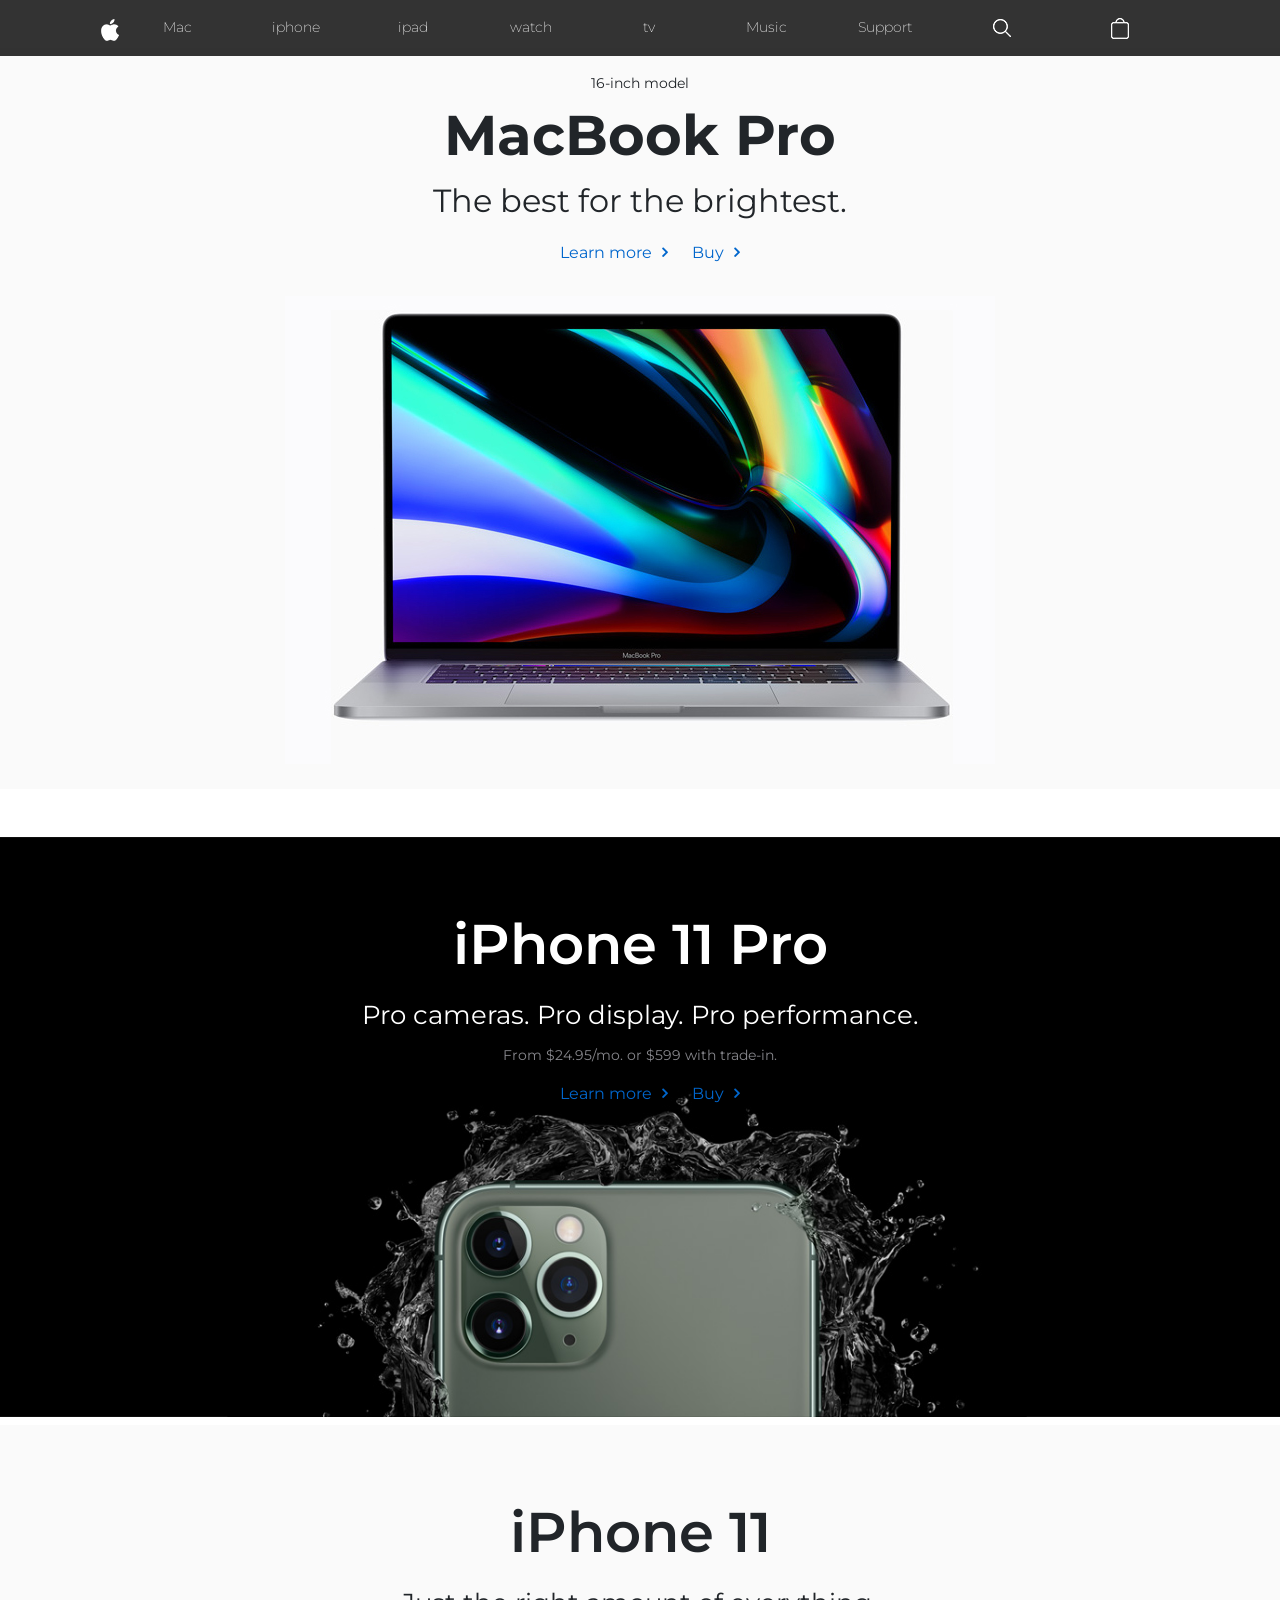
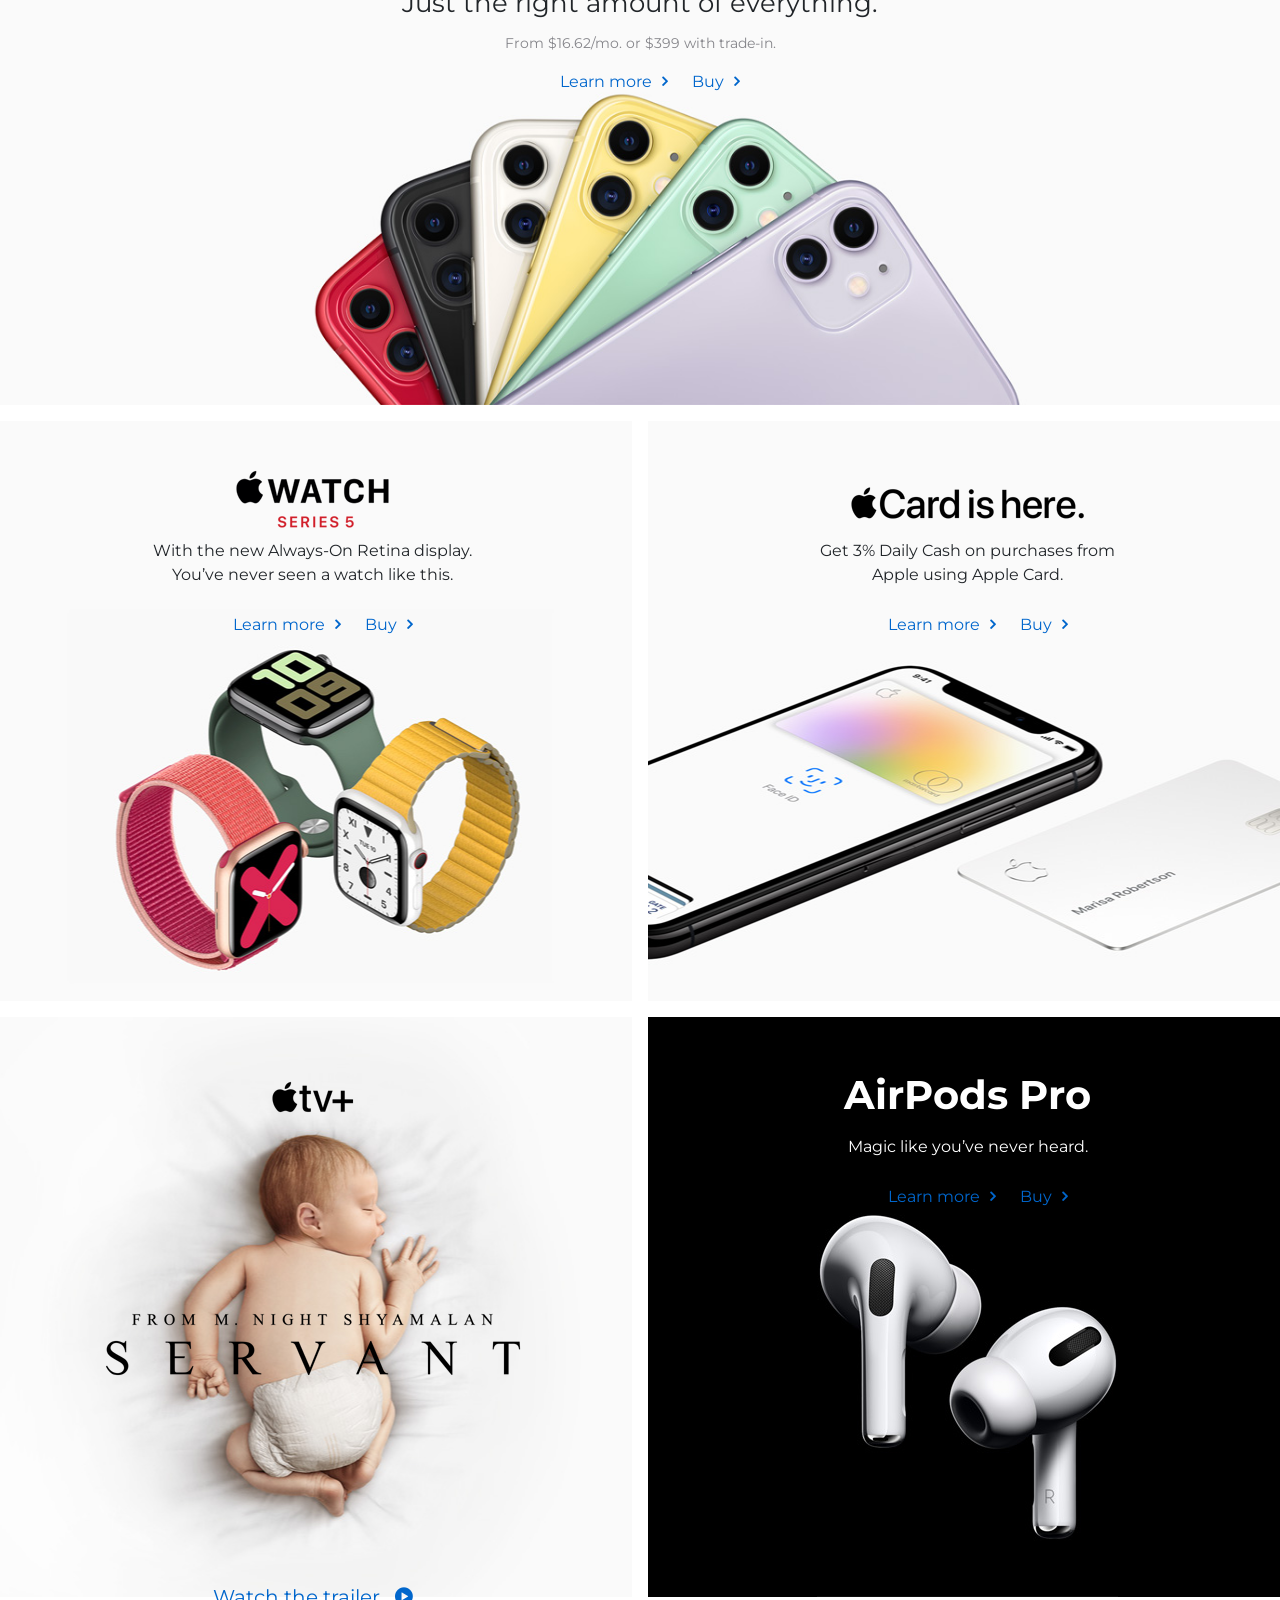
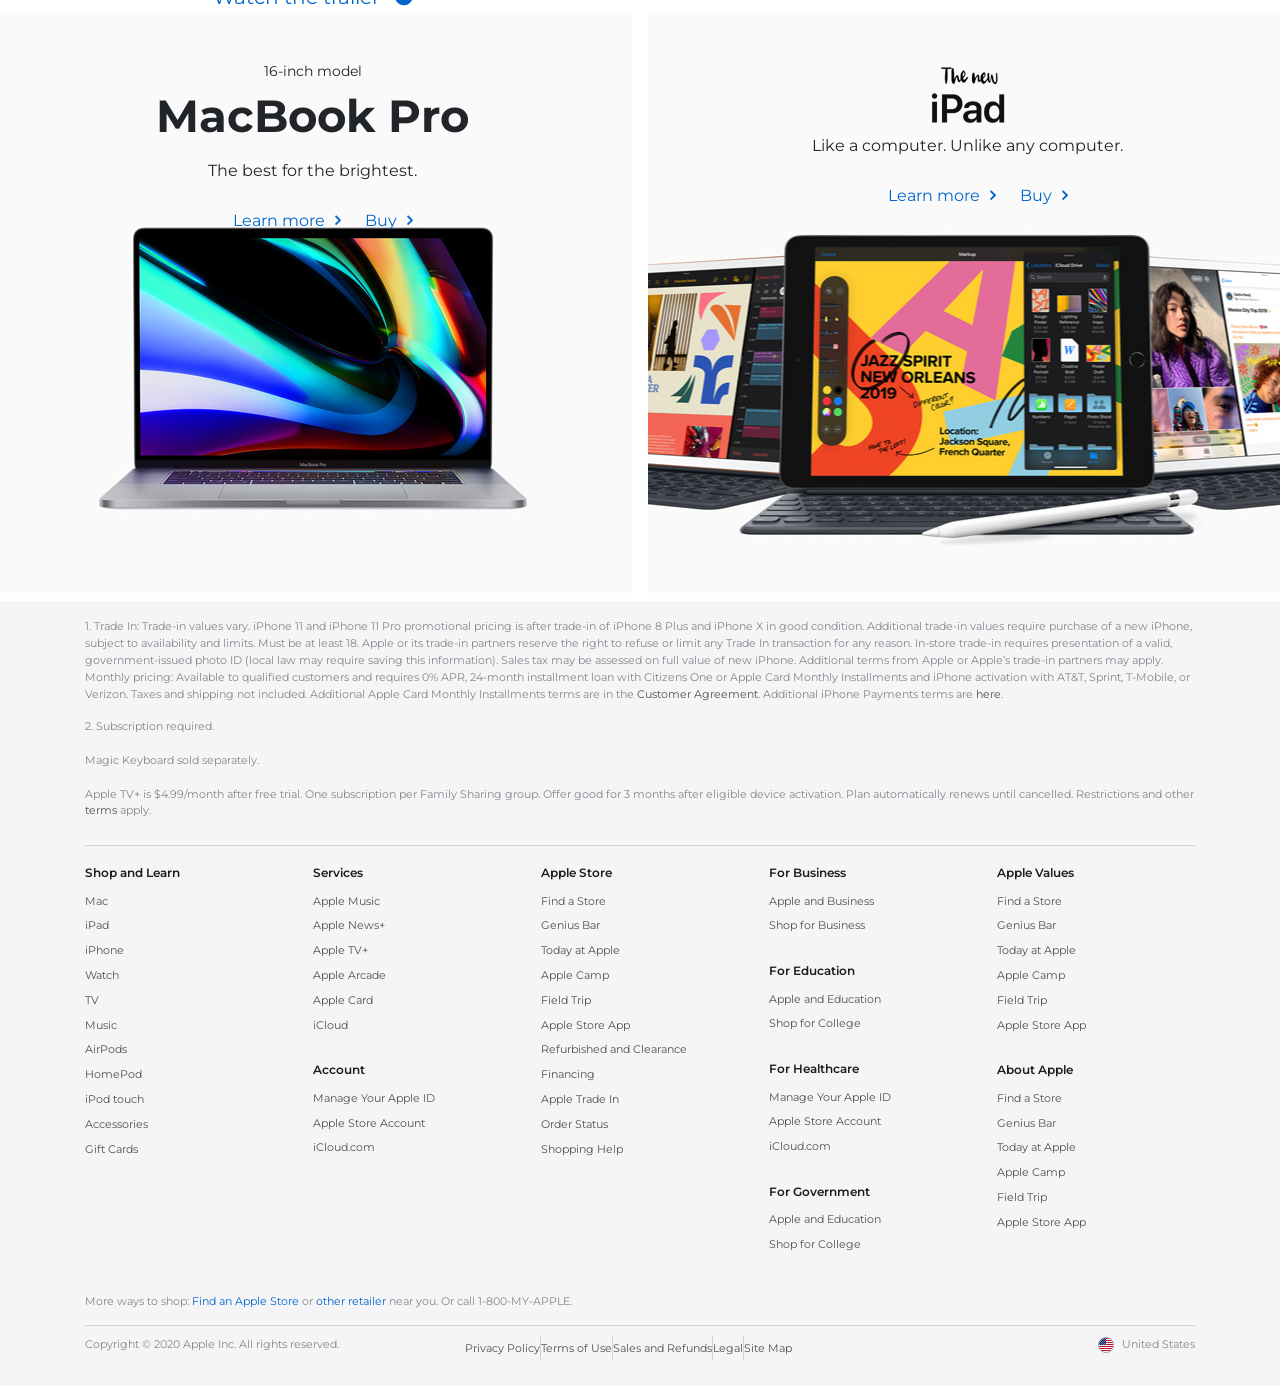
<file: index.html>
<!DOCTYPE html>
<html>
  <head>
    <title>Apple Responsive Replica</title>

    <!-- Some meta tags -->
    <meta charset="utf-8" />
    <meta
      name="viewport"
      content="width=device-width, initial-scale=1, shrink-to-fit=no"
    />
    <meta name="title" content="Apple Responsive Replica" />
    <meta
      name="description"
      content="A responsive replica of Apple's website"
    />
    <link rel='icon' href='images/icons/favicon.ico' type='image/x-icon'/ >

    <!-- Link to the Font-Awesome Font -->
    <link
      rel="stylesheet"
      href="https://maxcdn.bootstrapcdn.com/font-awesome/4.6.2/css/font-awesome.min.css"
    />
       <link rel="stylesheet" href="https://cdnjs.cloudflare.com/ajax/libs/font-awesome/4.7.0/css/font-awesome.min.css">

    <!-- Link to Montserrat font from Google Fonts-->
    <link
      href="https://fonts.googleapis.com/css?family=Montserrat:200,200i,300,300i,400,600,600i,700,700i,800,800i,900,900i&display=swap"
      rel="stylesheet"
    />

    <!-- Styles -->
    <!-- Bootstrap Styles -->
    <link rel="stylesheet" type="text/css" href="css/bootstrap.css" />
    <!-- Custom Styles -->
    <link rel="stylesheet" type="text/css" href="css/styles.css" />
  </head>
  <body>
    <!-- Header navigation -->
    <div class="nav-wrapper fixed-top">
      <div class="container">
        <nav class="navbar navbar-toggleable-sm navbar-expand-md">
          <button
            class="navbar-toggler navbar-toggler-right"
            type="button"
            data-toggle="collapse"
            data-target=".navbar-collapse"
          >
            ☰
          </button>
          <a class="navbar-brand mx-auto" href="#"
            ><img src="images/icons/logo-sm.png"
          /></a>

          <div class="navbar-collapse collapse">
            <ul class="navbar-nav nav-justified w-100 nav-fill">
              <li class="nav-item">
                <a class="nav-link js-scroll-trigger" href="/mac/">Mac</a>
              </li>
              <li class="nav-item">
                <a class="nav-link js-scroll-trigger" href="#">iphone</a>
              </li>
              <li class="nav-item">
                <a class="nav-link js-scroll-trigger" href="#">ipad</a>
              </li>
              <li class="nav-item">
                <a class="nav-link js-scroll-trigger" href="#">watch</a>
              </li>
              <li class="nav-item">
                <a class="nav-link js-scroll-trigger" href="#">tv</a>
              </li>
              <li class="nav-item">
                <a class="nav-link js-scroll-trigger" href="#">Music</a>
              </li>
              <li class="nav-item">
                <a class="nav-link js-scroll-trigger" href="#">Support</a>
              </li>
              <li class="nav-item">
                <a class="nav-link js-scroll-trigger" href="/search/"
                  ><img src="images/icons/search-icon-sm.png"
                /></a>
              </li>
              <li class="nav-item">
                <a class="nav-link js-scroll-trigger" href="/cart/"
                  ><img src="images/icons/cart-sm.png"
                /></a>
              </li>
            </ul>
          </div>
        </nav>
      </div>
    </div>
      
      <!-- first section start here -->
      
<section class="main-highlight-wrapper  my-5">
  <div class="internal-wrapper">
    <div class="model">16-inch model</div>
      <div class="product-title">MacBook Pro</div>
        <div class=" brief-description">The best for the brightest.</div>
          <div class="links-wrapper">
            <ul>
              <li><a href="">Learn more</a></li>
              <li><a href="">Buy</a></li>
            </ul>
           
          </div>
            <div class="main-image-wrapper">
              <img src="./images/home/mac-laptop.jpg" alt="">
            </div>
  </div>

</section>
<!-- second section start here -->
<section class="second-hightlight-wrapper  mb-2">
  <di class="internal-wrapper">
    <div class="title-wraper">iPhone 11 Pro</div>
    <div class="description-wrapper"> Pro cameras. Pro display. Pro performance.</div>
    <div class="price-wrapper">From $24.95/mo. or $599 with trade‑in.</div>
    <div class="links-wrapper">
      <ul>
        <li><a href="">Learn more</a></li>
        <li><a href="">Buy</a></li>
      </ul>
    </div>
</section>
<!-- third section start here -->
<section class="third-highlight-wrapper mb-2 ">
  <div class="internal-wrapper">
    <div class="title-wraper">iPhone 11</div>
    <div class="description-wrapper">
      Just the right amount of everything.</div>
    <div class="price-wrapper">
       From $16.62/mo. or $399 with trade‑in.
    </div>
    <div class="links-wrapper">
      <ul>
        <li><a href="">Learn more</a></li>
        <li><a href=""> Buy</a></li>
      </ul>
    </div>
   
  </div>
</section>
<!-- fourth section start here -->
<section class="fourth-highlight-wrapper  row">
<div class="left-side-wrapper text-center  col-md mx-2  py-5 my-2 ">
<div class="top top-logo-wrapper ">
<div><img src="./images/icons/watch-series5-logo.png" alt=""></div>
</div>
<div class="description-wraper">
   With the new Always-On Retina display.<br />
    You’ve never seen a watch like this.
</div>
<div class="links-wrapper">
   <ul>
  <li><a href="">Learn more</a></li>
  <li><a href="">Buy</a></li>
</ul>
</div>
</div>
<div class="right-side-wrapper text-center  col-md mx-2  py-5 my-2">
  <div class="top-logo-wrapper ">
<div class="logo-wrapper col-sm-12">
  <img src="./images/icons/apple-card-logo.png" alt="">
</div>
 </div>
<div class="description-wraper"> 
  Get 3% Daily Cash on purchases from <br>
  Apple using Apple Card.

</div>
<div class="links-wrapper">
  <ul>
    <li><a href="">Learn more</a></li>
    <li><a href="">Buy</a></li>
  </ul>
</div>
</div>
</section>
<!-- fifth section start here -->
<section class="fifth-heghlight-wrapper row">
<div class="left-side-wrapper text-center  col-md mx-2  py-5  my-2">
<div class="top-logo-wrapper">
  <div class="logo-wrapper">
     <img src="./images/icons/apple-tv-logo.png" alt="">
  </div>
</div>
<div class="tvshow-logo-wraper">
  <img src="./images/icons/servant-logo.png" alt="">
</div>
<div class="watch-more-wrapper mb-5">
  <a href="">Watch the trailer</a>
</div>
</div>

<div class="right-side-wrapper text-center  col-md mx-2   py-5 my-2">
<div class="top-logo-wrapper">
  <div class="logo-wrapper">AirPods Pro</div>
</div>
<div class="description-wraper">Magic like you’ve never heard.</div>
<div class="links-wrapper">
  <ul>
    <li><a href="">Learn more</a></li>
    <li><a href="">Buy</a></li>
  </ul>
</div>
</div>

</section>
<!-- sixth section start here -->
<section class="sixth-heghlight-wrapper row">
        <div class="left-side-wrapper text-center  col-md mx-2  py-5 my-2">
          <div class="model">16-inch model</div>

          <div class="product-title-small">MacBook Pro</div>

          <div class="description-wraper">The best for the brightest.</div>

          <div class="links-wrapper">
            <ul>
              <li><a href="">Learn more</a></li>
              <li><a href="">Buy</a></li>
            </ul>
          </div>
        </div>
        <div class="right-side-wrapper text-center col-md mx-2   py-5 my-2">
          <div class="top-logo-wrapper">
            <div class="logo-wrapper">
              <img src="images/icons/new-ipad-logo.png" />
            </div>
          </div>

          <div class="description-wraper">
            Like a computer. Unlike any computer.
          </div>

          <div class="links-wrapper">
            <ul>
              <li><a href="">Learn more</a></li>
              <li><a href="">Buy</a></li>
            </ul>
          </div>
        </div>
</section>

    
    
    
    
    
    
    <!-- Your code goes in here -->
    <!--  -->
    <!-- <div class="top-100">
      <div class="container">
        <p>This is where you implement your code</p>
      </div>
    </div> -->

    <!-- Footer section stats here -->
    <footer class="footer-wrapper">
      <div class="container">
        <div class="upper-text-container">
          <p>
            1. Trade In: Trade‑in values vary. iPhone 11 and iPhone 11 Pro
            promotional pricing is after trade‑in of iPhone 8 Plus and iPhone X
            in good condition. Additional trade‑in values require purchase of a
            new iPhone, subject to availability and limits. Must be at least 18.
            Apple or its trade-in partners reserve the right to refuse or limit
            any Trade In transaction for any reason. In‑store trade‑in requires
            presentation of a valid, government-issued photo ID (local law may
            require saving this information). Sales tax may be assessed on full
            value of new iPhone. Additional terms from Apple or Apple’s trade-in
            partners may apply. Monthly pricing: Available to qualified
            customers and requires 0% APR, 24-month installment loan with
            Citizens One or Apple Card Monthly Installments and iPhone
            activation with AT&T, Sprint, T-Mobile, or Verizon. Taxes and
            shipping not included. Additional Apple Card Monthly Installments
            terms are in the
            <a
              href="https://www.goldmansachs.com/terms-and-conditions/Apple-Card-Customer-Agreement.pdf"
              target="_blank"
            >
              Customer Agreement</a
            >. Additional iPhone Payments terms are
            <a
              href="https://www.apple.com/legal/sales-support/iphoneinstallments_us/"
            >
              here</a
            >.
          </p>
          <p>
            2. Subscription required.<br /><br />
            Magic Keyboard sold separately.<br /><br />
            Apple TV+ is $4.99/month after free trial. One subscription per
            Family Sharing group. Offer good for 3 months after eligible device
            activation. Plan automatically renews until cancelled. Restrictions
            and other <a href="https://www.apple.com/promo/">terms </a> apply.
          </p>
        </div>
        <div class="footer-links-wrapper row">
          <div class="links-wrapper-1 col-sm-12 col-md">
            <h3>Shop and Learn</h3>
            <ul>
              <li><a href="#">Mac</a></li>
              <li><a href="#">iPad</a></li>
              <li><a href="#">iPhone</a></li>
              <li><a href="#">Watch</a></li>
              <li><a href="#">TV</a></li>
              <li><a href="#">Music</a></li>
              <li><a href="#">AirPods</a></li>
              <li><a href="#">HomePod</a></li>
              <li><a href="#">iPod touch</a></li>
              <li><a href="#">Accessories</a></li>
              <li><a href="#">Gift Cards</a></li>
            </ul>
          </div>
          <div class="links-wrapper-2 col-sm-12 col-md">
            <h3>Services</h3>
            <ul>
              <li><a href="#">Apple Music</a></li>
              <li><a href="#">Apple News+</a></li>
              <li><a href="#">Apple TV+</a></li>
              <li><a href="#">Apple Arcade</a></li>
              <li><a href="#">Apple Card</a></li>
              <li><a href="#">iCloud</a></li>
            </ul>
            <h3>Account</h3>
            <ul>
              <li><a href="#">Manage Your Apple ID</a></li>
              <li><a href="#">Apple Store Account</a></li>
              <li><a href="#">iCloud.com</a></li>
            </ul>
          </div>
          <div class="links-wrapper-3 col-sm-12 col-md">
            <h3>Apple Store</h3>
            <ul>
              <li><a href="#">Find a Store</a></li>
              <li><a href="#">Genius Bar</a></li>
              <li><a href="#">Today at Apple</a></li>
              <li><a href="#">Apple Camp</a></li>
              <li><a href="#">Field Trip</a></li>
              <li><a href="#">Apple Store App</a></li>
              <li><a href="#">Refurbished and Clearance</a></li>
              <li><a href="#">Financing</a></li>
              <li><a href="#">Apple Trade In</a></li>
              <li><a href="#">Order Status</a></li>
              <li><a href="#">Shopping Help</a></li>
            </ul>
          </div>
          <div class="links-wrapper-4 col-sm-12 col-md">
            <h3>For Business</h3>
            <ul>
              <li><a href="#">Apple and Business</a></li>
              <li><a href="#">Shop for Business</a></li>
            </ul>
            <h3>For Education</h3>
            <ul>
              <li><a href="#">Apple and Education</a></li>
              <li><a href="#">Shop for College</a></li>
            </ul>
            <h3>For Healthcare</h3>
            <ul>
              <li><a href="#">Manage Your Apple ID</a></li>
              <li><a href="#">Apple Store Account</a></li>
              <li><a href="#">iCloud.com</a></li>
            </ul>
            <h3>For Government</h3>
            <ul>
              <li><a href="#">Apple and Education</a></li>
              <li><a href="#">Shop for College</a></li>
            </ul>
          </div>
          <div class="links-wrapper-5 col-sm-12 col-md">
            <h3>Apple Values</h3>
            <ul>
              <li><a href="#">Find a Store</a></li>
              <li><a href="#">Genius Bar</a></li>
              <li><a href="#">Today at Apple</a></li>
              <li><a href="#">Apple Camp</a></li>
              <li><a href="#">Field Trip</a></li>
              <li><a href="#">Apple Store App</a></li>
            </ul>
            <h3>About Apple</h3>
            <ul>
              <li><a href="#">Find a Store</a></li>
              <li><a href="#">Genius Bar</a></li>
              <li><a href="#">Today at Apple</a></li>
              <li><a href="#">Apple Camp</a></li>
              <li><a href="#">Field Trip</a></li>
              <li><a href="#">Apple Store App</a></li>
            </ul>
          </div>
        </div>
        <div class="my-apple-wrapper">
          More ways to shop: <a href="#">Find an Apple Store</a> or
          <a href="#">other retailer</a> near you. Or call 1-800-MY-APPLE.
        </div>
        <div class="copyright-wrapper row">
          <div
            class="
              copyright
              col-sm-12
              order-2
              col-md-8
              order-md-1
              col-lg-4
              order-lg-1
            "
          >
            Copyright &copy; 2020 Apple Inc. All rights reserved.
          </div>
          <div class="footer-links-terms col-sm-12 order-3 col-lg-6 order-lg-2">
            <ul>
              <li><a href="#">Privacy Policy</a></li>
              <li><a href="#">Terms of Use</a></li>
              <li><a href="#">Sales and Refunds</a></li>
              <li><a href="#">Legal</a></li>
              <li><a href="#">Site Map</a></li>
            </ul>
          </div>
          <div
            class="
              footer-country
              col-sm-12
              order-1
              col-md-4
              order-md-2
              text-md-right
              col-lg-2
              order-lg-3
            "
          >
            <div class="flag-wrapper"><img src="images/icons/16.png" /></div>
            <div class="footer-country-name">United States</div>
          </div>
        </div>
      </div>
    </footer>
    <!-- Footer section ends here -->

    <!-- Javascript -->

    <!-- jQuery -->
    <script src="https://ajax.googleapis.com/ajax/libs/jquery/3.4.1/jquery.min.js"></script>

    <!-- Bootsrap JS -->
    <script src="js/bootstrap.js"></script>
  </body>
</html>
</file>
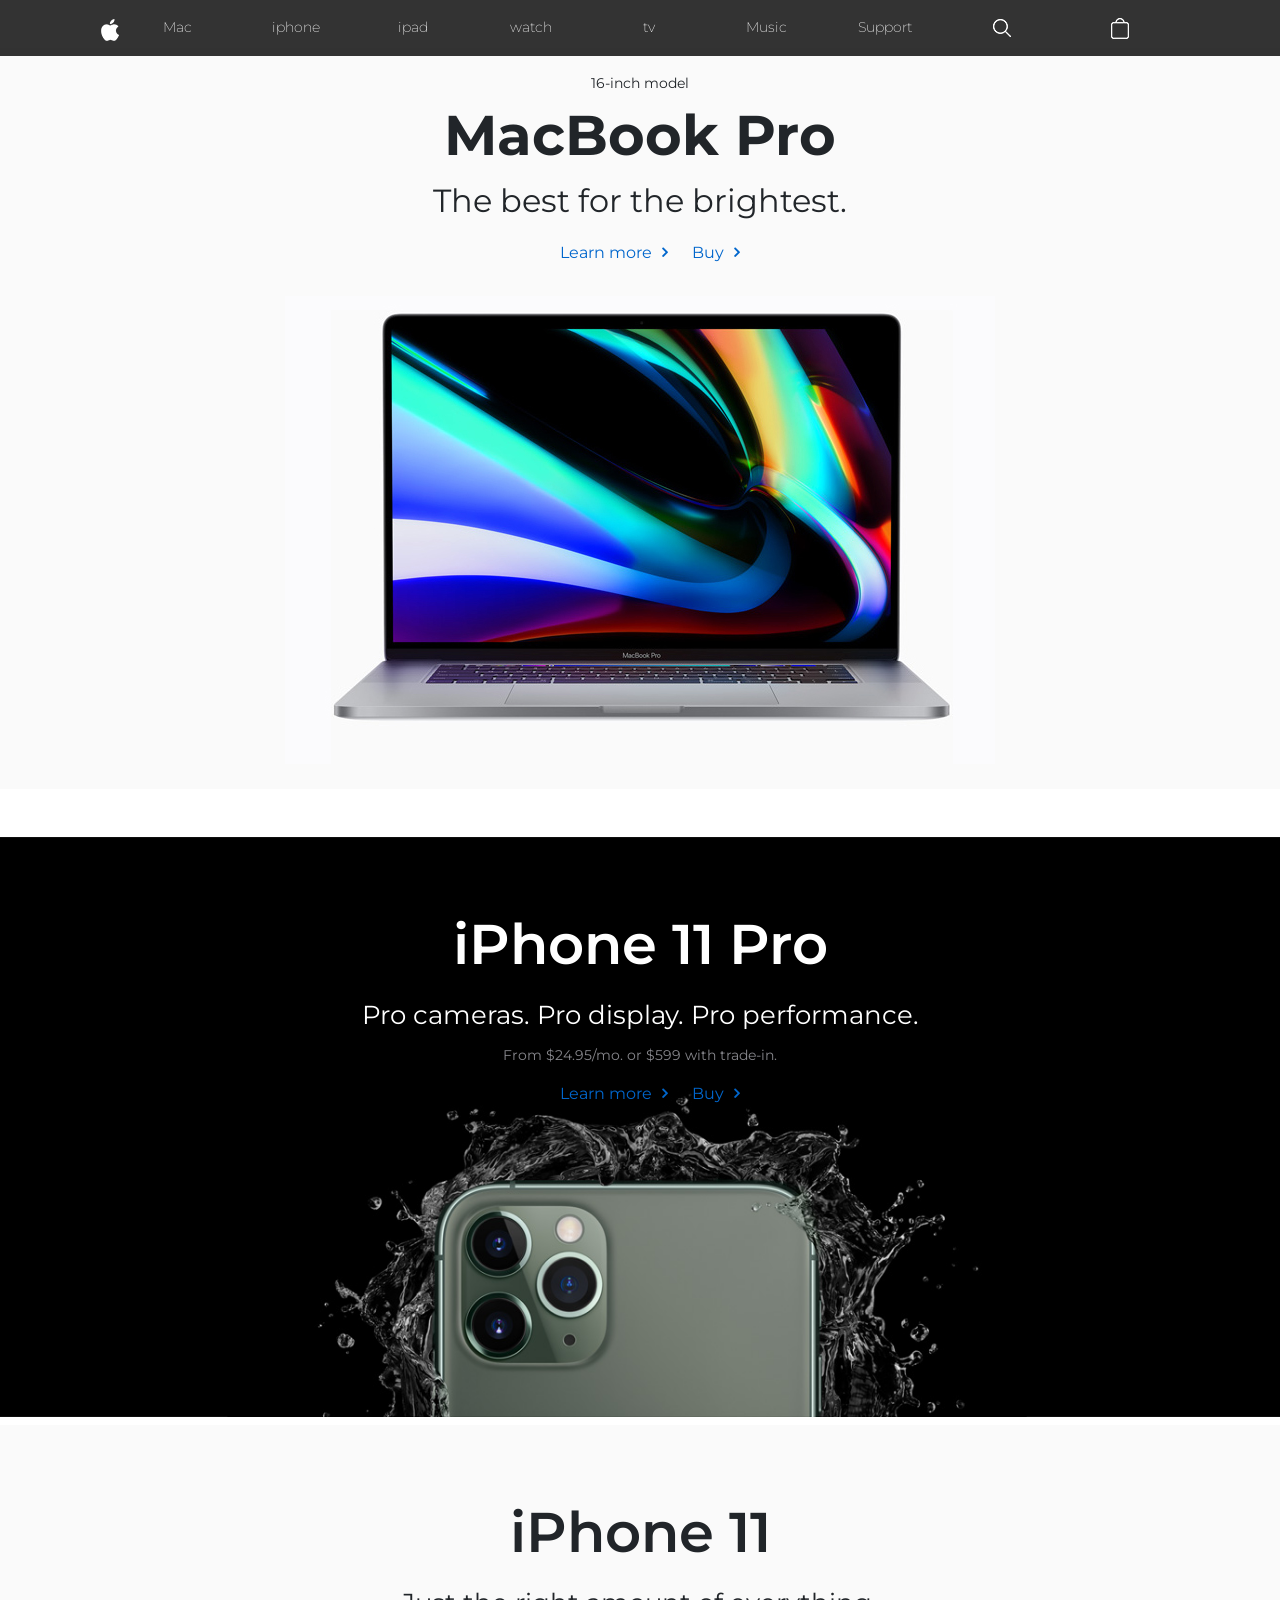
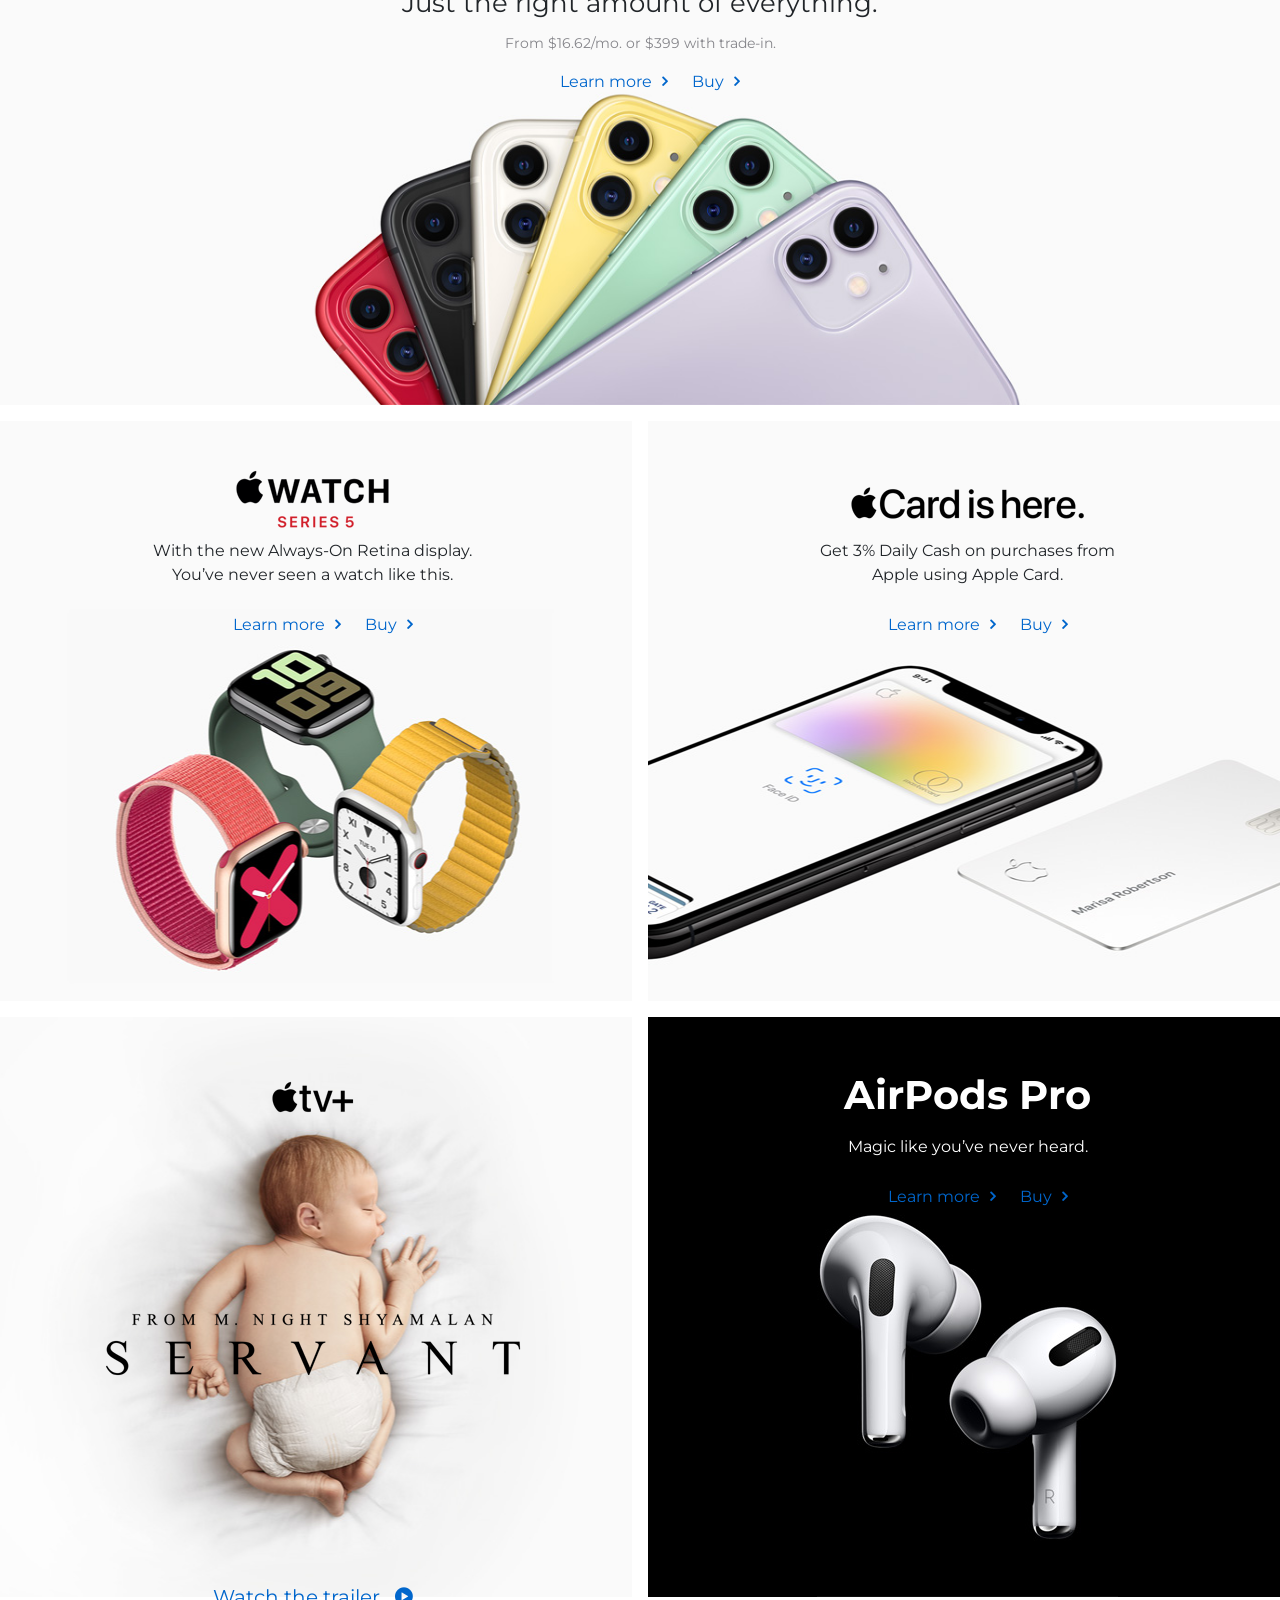
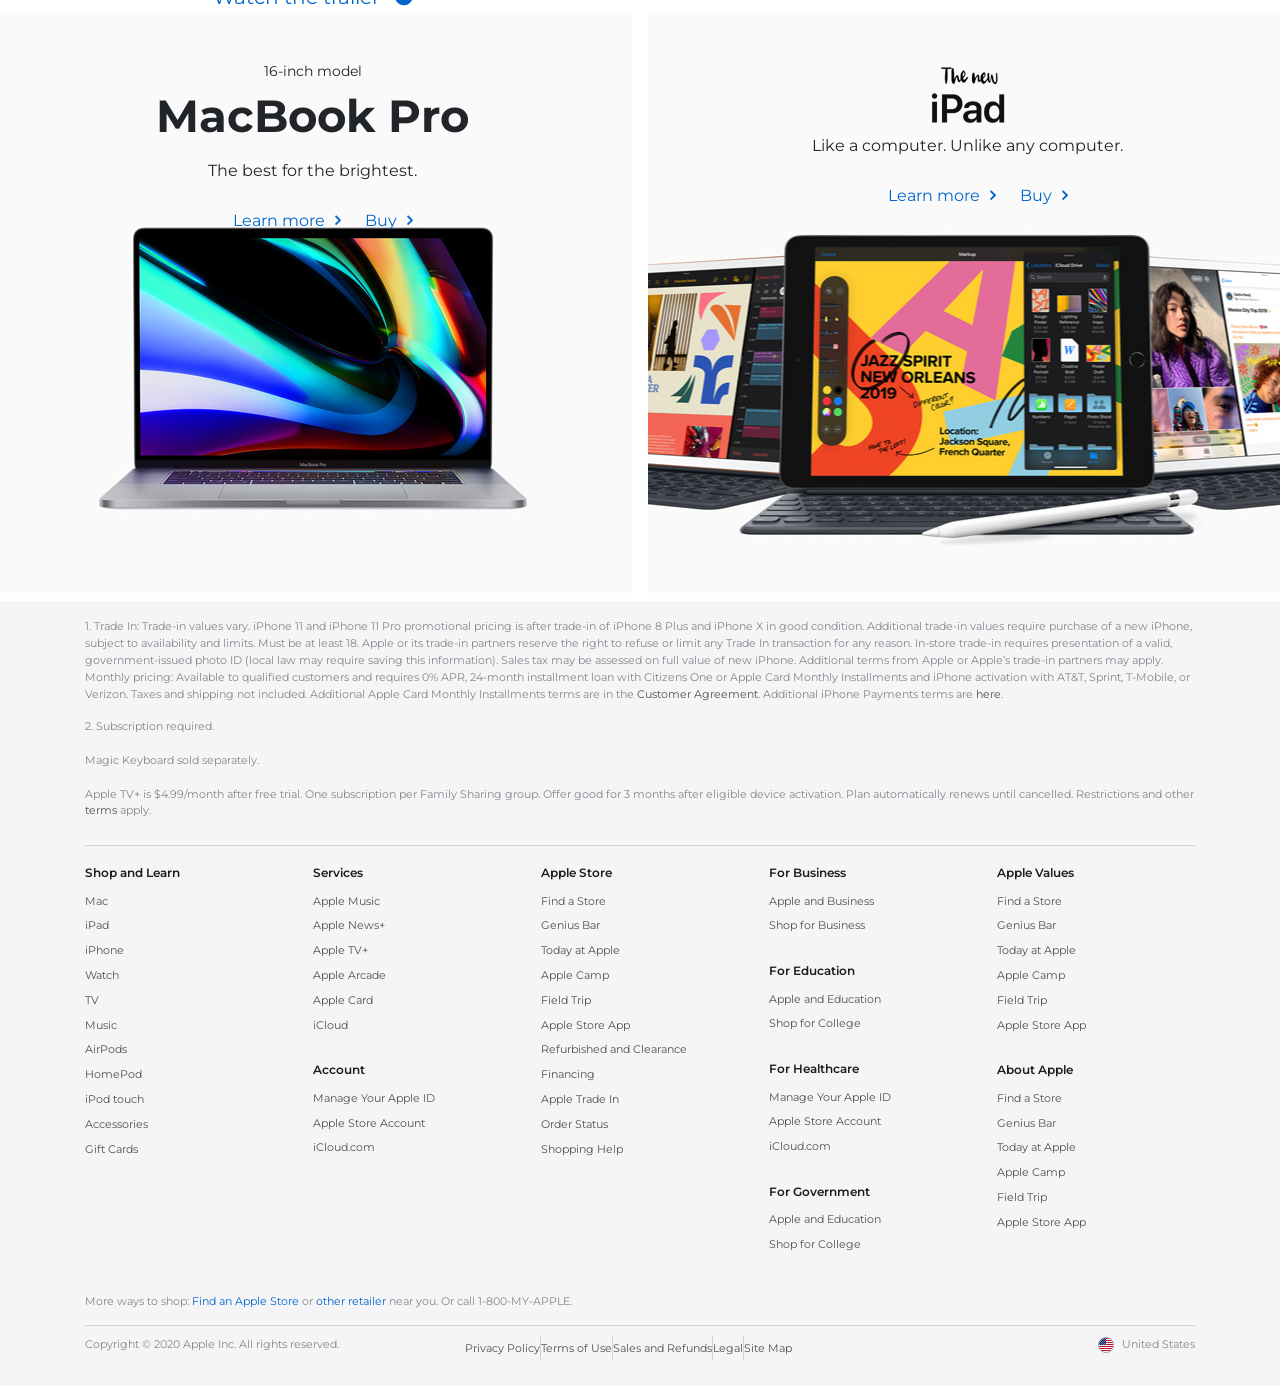
<file: apple bootstrap/index.html>
<!DOCTYPE html>
<html>
  <head>
    <title>Apple Responsive Replica</title>

    <!-- Some meta tags -->
    <meta charset="utf-8" />
    <meta
      name="viewport"
      content="width=device-width, initial-scale=1, shrink-to-fit=no"
    />
    <meta name="title" content="Apple Responsive Replica" />
    <meta
      name="description"
      content="A responsive replica of Apple's website"
    />
    <link rel='icon' href='images/icons/favicon.ico' type='image/x-icon'/ >

    <!-- Link to the Font-Awesome Font -->
    <link
      rel="stylesheet"
      href="https://maxcdn.bootstrapcdn.com/font-awesome/4.6.2/css/font-awesome.min.css"
    />
       <link rel="stylesheet" href="https://cdnjs.cloudflare.com/ajax/libs/font-awesome/4.7.0/css/font-awesome.min.css">

    <!-- Link to Montserrat font from Google Fonts-->
    <link
      href="https://fonts.googleapis.com/css?family=Montserrat:200,200i,300,300i,400,600,600i,700,700i,800,800i,900,900i&display=swap"
      rel="stylesheet"
    />

    <!-- Styles -->
    <!-- Bootstrap Styles -->
    <link rel="stylesheet" type="text/css" href="css/bootstrap.css" />
    <!-- Custom Styles -->
    <link rel="stylesheet" type="text/css" href="css/styles.css" />
  </head>
  <body>
    <!-- Header navigation -->
    <div class="nav-wrapper fixed-top">
      <div class="container">
        <nav class="navbar navbar-toggleable-sm navbar-expand-md">
          <button
            class="navbar-toggler navbar-toggler-right"
            type="button"
            data-toggle="collapse"
            data-target=".navbar-collapse"
          >
            ☰
          </button>
          <a class="navbar-brand mx-auto" href="#"
            ><img src="images/icons/logo-sm.png"
          /></a>

          <div class="navbar-collapse collapse">
            <ul class="navbar-nav nav-justified w-100 nav-fill">
              <li class="nav-item">
                <a class="nav-link js-scroll-trigger" href="/mac/">Mac</a>
              </li>
              <li class="nav-item">
                <a class="nav-link js-scroll-trigger" href="#">iphone</a>
              </li>
              <li class="nav-item">
                <a class="nav-link js-scroll-trigger" href="#">ipad</a>
              </li>
              <li class="nav-item">
                <a class="nav-link js-scroll-trigger" href="#">watch</a>
              </li>
              <li class="nav-item">
                <a class="nav-link js-scroll-trigger" href="#">tv</a>
              </li>
              <li class="nav-item">
                <a class="nav-link js-scroll-trigger" href="#">Music</a>
              </li>
              <li class="nav-item">
                <a class="nav-link js-scroll-trigger" href="#">Support</a>
              </li>
              <li class="nav-item">
                <a class="nav-link js-scroll-trigger" href="/search/"
                  ><img src="images/icons/search-icon-sm.png"
                /></a>
              </li>
              <li class="nav-item">
                <a class="nav-link js-scroll-trigger" href="/cart/"
                  ><img src="images/icons/cart-sm.png"
                /></a>
              </li>
            </ul>
          </div>
        </nav>
      </div>
    </div>
      
      <!-- first section start here -->
      
<section class="main-highlight-wrapper  my-5">
  <div class="internal-wrapper">
    <div class="model">16-inch model</div>
      <div class="product-title">MacBook Pro</div>
        <div class=" brief-description">The best for the brightest.</div>
          <div class="links-wrapper">
            <ul>
              <li><a href="">Learn more</a></li>
              <li><a href="">Buy</a></li>
            </ul>
           
          </div>
            <div class="main-image-wrapper">
              <img src="./images/home/mac-laptop.jpg" alt="">
            </div>
  </div>

</section>
<!-- second section start here -->
<section class="second-hightlight-wrapper  mb-2">
  <di class="internal-wrapper">
    <div class="title-wraper">iPhone 11 Pro</div>
    <div class="description-wrapper"> Pro cameras. Pro display. Pro performance.</div>
    <div class="price-wrapper">From $24.95/mo. or $599 with trade‑in.</div>
    <div class="links-wrapper">
      <ul>
        <li><a href="">Learn more</a></li>
        <li><a href="">Buy</a></li>
      </ul>
    </div>
</section>
<!-- third section start here -->
<section class="third-highlight-wrapper mb-2 ">
  <div class="internal-wrapper">
    <div class="title-wraper">iPhone 11</div>
    <div class="description-wrapper">
      Just the right amount of everything.</div>
    <div class="price-wrapper">
       From $16.62/mo. or $399 with trade‑in.
    </div>
    <div class="links-wrapper">
      <ul>
        <li><a href="">Learn more</a></li>
        <li><a href=""> Buy</a></li>
      </ul>
    </div>
   
  </div>
</section>
<!-- fourth section start here -->
<section class="fourth-highlight-wrapper  row">
<div class="left-side-wrapper text-center  col-md mx-2  py-5 my-2 ">
<div class="top top-logo-wrapper ">
<div><img src="./images/icons/watch-series5-logo.png" alt=""></div>
</div>
<div class="description-wraper">
   With the new Always-On Retina display.<br />
    You’ve never seen a watch like this.
</div>
<div class="links-wrapper">
   <ul>
  <li><a href="">Learn more</a></li>
  <li><a href="">Buy</a></li>
</ul>
</div>
</div>
<div class="right-side-wrapper text-center  col-md mx-2  py-5 my-2">
  <div class="top-logo-wrapper ">
<div class="logo-wrapper col-sm-12">
  <img src="./images/icons/apple-card-logo.png" alt="">
</div>
 </div>
<div class="description-wraper"> 
  Get 3% Daily Cash on purchases from <br>
  Apple using Apple Card.

</div>
<div class="links-wrapper">
  <ul>
    <li><a href="">Learn more</a></li>
    <li><a href="">Buy</a></li>
  </ul>
</div>
</div>
</section>
<!-- fifth section start here -->
<section class="fifth-heghlight-wrapper row">
<div class="left-side-wrapper text-center  col-md mx-2  py-5  my-2">
<div class="top-logo-wrapper">
  <div class="logo-wrapper">
     <img src="./images/icons/apple-tv-logo.png" alt="">
  </div>
</div>
<div class="tvshow-logo-wraper">
  <img src="./images/icons/servant-logo.png" alt="">
</div>
<div class="watch-more-wrapper mb-5">
  <a href="">Watch the trailer</a>
</div>
</div>

<div class="right-side-wrapper text-center  col-md mx-2   py-5 my-2">
<div class="top-logo-wrapper">
  <div class="logo-wrapper">AirPods Pro</div>
</div>
<div class="description-wraper">Magic like you’ve never heard.</div>
<div class="links-wrapper">
  <ul>
    <li><a href="">Learn more</a></li>
    <li><a href="">Buy</a></li>
  </ul>
</div>
</div>

</section>
<!-- sixth section start here -->
<section class="sixth-heghlight-wrapper row">
        <div class="left-side-wrapper text-center  col-md mx-2  py-5 my-2">
          <div class="model">16-inch model</div>

          <div class="product-title-small">MacBook Pro</div>

          <div class="description-wraper">The best for the brightest.</div>

          <div class="links-wrapper">
            <ul>
              <li><a href="">Learn more</a></li>
              <li><a href="">Buy</a></li>
            </ul>
          </div>
        </div>
        <div class="right-side-wrapper text-center col-md mx-2   py-5 my-2">
          <div class="top-logo-wrapper">
            <div class="logo-wrapper">
              <img src="images/icons/new-ipad-logo.png" />
            </div>
          </div>

          <div class="description-wraper">
            Like a computer. Unlike any computer.
          </div>

          <div class="links-wrapper">
            <ul>
              <li><a href="">Learn more</a></li>
              <li><a href="">Buy</a></li>
            </ul>
          </div>
        </div>
</section>

    
    
    
    
    
    
    <!-- Your code goes in here -->
    <!--  -->
    <!-- <div class="top-100">
      <div class="container">
        <p>This is where you implement your code</p>
      </div>
    </div> -->

    <!-- Footer section stats here -->
    <footer class="footer-wrapper">
      <div class="container">
        <div class="upper-text-container">
          <p>
            1. Trade In: Trade‑in values vary. iPhone 11 and iPhone 11 Pro
            promotional pricing is after trade‑in of iPhone 8 Plus and iPhone X
            in good condition. Additional trade‑in values require purchase of a
            new iPhone, subject to availability and limits. Must be at least 18.
            Apple or its trade-in partners reserve the right to refuse or limit
            any Trade In transaction for any reason. In‑store trade‑in requires
            presentation of a valid, government-issued photo ID (local law may
            require saving this information). Sales tax may be assessed on full
            value of new iPhone. Additional terms from Apple or Apple’s trade-in
            partners may apply. Monthly pricing: Available to qualified
            customers and requires 0% APR, 24-month installment loan with
            Citizens One or Apple Card Monthly Installments and iPhone
            activation with AT&T, Sprint, T-Mobile, or Verizon. Taxes and
            shipping not included. Additional Apple Card Monthly Installments
            terms are in the
            <a
              href="https://www.goldmansachs.com/terms-and-conditions/Apple-Card-Customer-Agreement.pdf"
              target="_blank"
            >
              Customer Agreement</a
            >. Additional iPhone Payments terms are
            <a
              href="https://www.apple.com/legal/sales-support/iphoneinstallments_us/"
            >
              here</a
            >.
          </p>
          <p>
            2. Subscription required.<br /><br />
            Magic Keyboard sold separately.<br /><br />
            Apple TV+ is $4.99/month after free trial. One subscription per
            Family Sharing group. Offer good for 3 months after eligible device
            activation. Plan automatically renews until cancelled. Restrictions
            and other <a href="https://www.apple.com/promo/">terms </a> apply.
          </p>
        </div>
        <div class="footer-links-wrapper row">
          <div class="links-wrapper-1 col-sm-12 col-md">
            <h3>Shop and Learn</h3>
            <ul>
              <li><a href="#">Mac</a></li>
              <li><a href="#">iPad</a></li>
              <li><a href="#">iPhone</a></li>
              <li><a href="#">Watch</a></li>
              <li><a href="#">TV</a></li>
              <li><a href="#">Music</a></li>
              <li><a href="#">AirPods</a></li>
              <li><a href="#">HomePod</a></li>
              <li><a href="#">iPod touch</a></li>
              <li><a href="#">Accessories</a></li>
              <li><a href="#">Gift Cards</a></li>
            </ul>
          </div>
          <div class="links-wrapper-2 col-sm-12 col-md">
            <h3>Services</h3>
            <ul>
              <li><a href="#">Apple Music</a></li>
              <li><a href="#">Apple News+</a></li>
              <li><a href="#">Apple TV+</a></li>
              <li><a href="#">Apple Arcade</a></li>
              <li><a href="#">Apple Card</a></li>
              <li><a href="#">iCloud</a></li>
            </ul>
            <h3>Account</h3>
            <ul>
              <li><a href="#">Manage Your Apple ID</a></li>
              <li><a href="#">Apple Store Account</a></li>
              <li><a href="#">iCloud.com</a></li>
            </ul>
          </div>
          <div class="links-wrapper-3 col-sm-12 col-md">
            <h3>Apple Store</h3>
            <ul>
              <li><a href="#">Find a Store</a></li>
              <li><a href="#">Genius Bar</a></li>
              <li><a href="#">Today at Apple</a></li>
              <li><a href="#">Apple Camp</a></li>
              <li><a href="#">Field Trip</a></li>
              <li><a href="#">Apple Store App</a></li>
              <li><a href="#">Refurbished and Clearance</a></li>
              <li><a href="#">Financing</a></li>
              <li><a href="#">Apple Trade In</a></li>
              <li><a href="#">Order Status</a></li>
              <li><a href="#">Shopping Help</a></li>
            </ul>
          </div>
          <div class="links-wrapper-4 col-sm-12 col-md">
            <h3>For Business</h3>
            <ul>
              <li><a href="#">Apple and Business</a></li>
              <li><a href="#">Shop for Business</a></li>
            </ul>
            <h3>For Education</h3>
            <ul>
              <li><a href="#">Apple and Education</a></li>
              <li><a href="#">Shop for College</a></li>
            </ul>
            <h3>For Healthcare</h3>
            <ul>
              <li><a href="#">Manage Your Apple ID</a></li>
              <li><a href="#">Apple Store Account</a></li>
              <li><a href="#">iCloud.com</a></li>
            </ul>
            <h3>For Government</h3>
            <ul>
              <li><a href="#">Apple and Education</a></li>
              <li><a href="#">Shop for College</a></li>
            </ul>
          </div>
          <div class="links-wrapper-5 col-sm-12 col-md">
            <h3>Apple Values</h3>
            <ul>
              <li><a href="#">Find a Store</a></li>
              <li><a href="#">Genius Bar</a></li>
              <li><a href="#">Today at Apple</a></li>
              <li><a href="#">Apple Camp</a></li>
              <li><a href="#">Field Trip</a></li>
              <li><a href="#">Apple Store App</a></li>
            </ul>
            <h3>About Apple</h3>
            <ul>
              <li><a href="#">Find a Store</a></li>
              <li><a href="#">Genius Bar</a></li>
              <li><a href="#">Today at Apple</a></li>
              <li><a href="#">Apple Camp</a></li>
              <li><a href="#">Field Trip</a></li>
              <li><a href="#">Apple Store App</a></li>
            </ul>
          </div>
        </div>
        <div class="my-apple-wrapper">
          More ways to shop: <a href="#">Find an Apple Store</a> or
          <a href="#">other retailer</a> near you. Or call 1-800-MY-APPLE.
        </div>
        <div class="copyright-wrapper row">
          <div
            class="
              copyright
              col-sm-12
              order-2
              col-md-8
              order-md-1
              col-lg-4
              order-lg-1
            "
          >
            Copyright &copy; 2020 Apple Inc. All rights reserved.
          </div>
          <div class="footer-links-terms col-sm-12 order-3 col-lg-6 order-lg-2">
            <ul>
              <li><a href="#">Privacy Policy</a></li>
              <li><a href="#">Terms of Use</a></li>
              <li><a href="#">Sales and Refunds</a></li>
              <li><a href="#">Legal</a></li>
              <li><a href="#">Site Map</a></li>
            </ul>
          </div>
          <div
            class="
              footer-country
              col-sm-12
              order-1
              col-md-4
              order-md-2
              text-md-right
              col-lg-2
              order-lg-3
            "
          >
            <div class="flag-wrapper"><img src="images/icons/16.png" /></div>
            <div class="footer-country-name">United States</div>
          </div>
        </div>
      </div>
    </footer>
    <!-- Footer section ends here -->

    <!-- Javascript -->

    <!-- jQuery -->
    <script src="https://ajax.googleapis.com/ajax/libs/jquery/3.4.1/jquery.min.js"></script>

    <!-- Bootsrap JS -->
    <script src="js/bootstrap.js"></script>
  </body>
</html>
</file>
<file: css/styles.css>
/* General Styling*/
body {
  font-family: "Montserrat", sans-serif;
}
a {
  color: #06c;
}
img {
  max-width: 100%;
}
.white {
  color: #fff;
}
.black {
  color: #1d1d1f;
}
.grey {
  color: #86868b;
}
.top-50 {
  margin-top: 50px;
}
.top-100 {
  margin-top: 100px;
}
/* Header Style */
.nav-wrapper {
  background: rgba(0, 0, 0, 0.8);
  font-size: 0.85em;
  font-weight: 200;
}
.nav-wrapper ul li a {
  color: #fff;
}
.navbar-toggler {
  color: #fff;
}
.nav-item {
  text-align: left !important;
  padding: 4px 0;
  border-bottom: 1px solid #4b4b4b;
}

/* Main-highlight start here */
.main-highlight-wrapper {
  background-color: #fafafa;
  text-align: center;
  padding: 25px 0;
}
.links-wrapper ul {
  list-style-type: none;
}
.model {
  font-size: 0.85em;
}
.brief-description {
  font-size: 2em;
}
.product-title {
  font-weight: 700;
  font-size: 56px;
}
.links-wrapper {
  padding: 15px 0;
}
.links-wrapper ul li {
  display: inline-block;
  padding-right: 20px;
}
.links-wrapper ul li a {
  color: #06c;
  text-decoration: none;
}
.links-wrapper ul li a:hover {
  color: red;
}
.links-wrapper ul li a:after {
  font-family: "fontAwesome";
  font-weight: 800;
  content: "\f105";
  padding-left: 10px;
}

/* second highlight section start here */
.second-hightlight-wrapper {
  background-image: url(../images/home/iphone11-pro-bg.jpg);
  height: 580px;
  background-position: center;
  background-repeat: no-repeat;
  background-size: cover;
  text-align: center;
  padding: 65px 20px;
  color: #fff;
}
.title-wraper {
  font-weight: 600;
  font-size: 56px;
}
.description-wrapper {
  font-size: 26px;
  padding: 10px 0;
}
.price-wrapper {
  color: #86868b;
  font-size: 0.85em;
}
/* third hightlight section start here*/
.third-highlight-wrapper {
  background-image: url(../images/home/iphone11-bg.jpg);
  height: 580px;
  background-position: center;
  background-repeat: no-repeat;
  background-size: cover;
  text-align: center;
  padding: 65px 20px;
}

/*Fourth Highlight Section  start here*/
.fourth-highlight-wrapper {
  /* display: flex;
  justify-content: space-between; */
  -webkit-box-pack: justify;
  background: #fff;
}
.left-side-wrapper {
  height: 580px;
  background-position: center;
  background-repeat: no-repeat;
  background-size: cover;
  text-align: center;
  /* width: 48.5%;
  margin: 1% 0.5% 0% 1%;
  padding-top: 54px; */
}
.fourth-highlight-wrapper .left-side-wrapper {
  background-image: url(../images/home/watch-series-5.jpg);
}
.right-side-wrapper {
  height: 580px;
  background-position: center;
  background-repeat: no-repeat;
  background-size: cover;
  text-align: center;
  /* width: 48.5%;
  margin: 1% 1% 0% 0.5%;
  padding-top: 54px;  */
}
.fourth-highlight-wrapper .right-side-wrapper {
  background-image: url(../images/home/apple-card.jpg);
}
.description-wraper {
  max-width: 430px;
  margin: 0 auto;
  padding: 10px;
}
/*Fivth Highlight Section start here copy new*/
.fifth-heghlight-wrapper {
  /* display: flex;
    justify-content: space-between; */
  -webkit-box-pack: justify;
  background: #fff;
}
.fifth-heghlight-wrapper .left-side-wrapper {
  background-image: url(../images/home/apple-tv-background.jpg);
}
.fifth-heghlight-wrapper .right-side-wrapper {
  background-image: url(../images/home/air-pods.jpg);
  color: #fff;
  background-size: initial;
  background-color: #000;
  background-position: bottom;
}
.logo-wrapper {
  font-size: 40px;
  font-weight: bold;
}
.tvshow-logo-wraper {
  padding: 180px 0 200px;
}
.watch-more-wrapper a {
  text-decoration: none;
  font-size: 0.9em;
  font-size: 20px;
}
.watch-more-wrapper a:after {
  font-family: "FontAwesome";
  font-weight: 900;
  content: "\f144";
  padding-left: 15px;
  font-size: 20px;
}
/*Sixth Highlight Section start here*/
.sixth-heghlight-wrapper {
  display: flex;
  -webkit-box-pack: justify;
  justify-content: space-between;
  background: #fff;
}
.sixth-heghlight-wrapper .left-side-wrapper {
  background-image: url(../images/home/macbook-pro.jpg);
  background-size: initial;
  background-color: #fafafa;
  background-position: bottom;
}
.sixth-heghlight-wrapper .right-side-wrapper {
  background-image: url(../images/home/new-ipad.jpg);
}
.product-title-small {
  font-weight: 700;
  font-size: 45px;
}

/* Footer Styling */
.footer-wrapper {
  background-color: #f5f5f7;
  color: #86868b;
  font-size: 0.7em;
}
.footer-wrapper ul {
  list-style: none;
  padding-bottom: 10px;
  padding-inline-start: 0px;
}
.footer-wrapper ul a {
  color: #515154;
}
.my-apple-wrapper {
  padding-bottom: 15px;
  margin-top: 10px;
}
.copyright {
  margin-top: 15px;
}
.footer-country {
  margin-top: 8px;
}
.flag-wrapper {
  display: inline-block;
  vertical-align: middle;
  padding-right: 5px;
}
.footer-country-name {
  display: inline-block;
  vertical-align: middle;
}
.footer-links-terms ul {
  display: flex;
}
.footer-links-terms ul li {
  padding: 0 10px;
  border-right: 1px solid #d2d2d7;
}
.footer-links-terms ul li:first-child {
  padding-left: 0;
}
.footer-links-terms ul li:last-child {
  border-right: 0;
}

.footer-links-wrapper h3 {
  font-size: 12px;
  font-weight: 600;
  color: #1d1d1f;
}
.footer-wrapper ul li {
  padding: 4px 0;
}
.upper-text-container {
  border-bottom: 1px solid #d2d2d7;
  padding: 17px 0 10px;
  margin-bottom: 20px;
}
.upper-text-container a {
  color: #515154;
}

/*Media Query*/
/* Footer */
@media (max-width: 768px) {
  .footer-links-wrapper ul {
    display: none;
  }
  .footer-links-wrapper h3 {
    padding: 10px 0;
    border-bottom: 1px solid #ccc;
  }
  .footer-links-wrapper h3:after {
    font-family: "FontAwesome";
    content: "\f067";
    padding-left: 10px;
    position: absolute;
    right: 25px;
  }
}
@media (min-width: 768px) {
  /*Nav bar*/
  .nav-item {
    text-align: center !important;
    padding: 0;
    border-bottom: 0px;
  }
  /*Footer styling*/
  .my-apple-wrapper {
    border-bottom: 1px solid #d2d2d7;
  }
}
@media (min-width: 992px) {
  /*Footer styling*/
  .copyright {
    margin-top: 10px;
  }
  .footer-country {
    margin-top: 10px;
  }
  .footer-links-terms {
    margin-top: 10px;
  }
}
</file>
<file: apple bootstrap/css/styles.css>
/* General Styling*/
body {
  font-family: "Montserrat", sans-serif;
}
a {
  color: #06c;
}
img {
  max-width: 100%;
}
.white {
  color: #fff;
}
.black {
  color: #1d1d1f;
}
.grey {
  color: #86868b;
}
.top-50 {
  margin-top: 50px;
}
.top-100 {
  margin-top: 100px;
}
/* Header Style */
.nav-wrapper {
  background: rgba(0, 0, 0, 0.8);
  font-size: 0.85em;
  font-weight: 200;
}
.nav-wrapper ul li a {
  color: #fff;
}
.navbar-toggler {
  color: #fff;
}
.nav-item {
  text-align: left !important;
  padding: 4px 0;
  border-bottom: 1px solid #4b4b4b;
}

/* Main-highlight start here */
.main-highlight-wrapper {
  background-color: #fafafa;
  text-align: center;
  padding: 25px 0;
}
.links-wrapper ul {
  list-style-type: none;
}
.model {
  font-size: 0.85em;
}
.brief-description {
  font-size: 2em;
}
.product-title {
  font-weight: 700;
  font-size: 56px;
}
.links-wrapper {
  padding: 15px 0;
}
.links-wrapper ul li {
  display: inline-block;
  padding-right: 20px;
}
.links-wrapper ul li a {
  color: #06c;
  text-decoration: none;
}
.links-wrapper ul li a:hover {
  color: red;
}
.links-wrapper ul li a:after {
  font-family: "fontAwesome";
  font-weight: 800;
  content: "\f105";
  padding-left: 10px;
}

/* second highlight section start here */
.second-hightlight-wrapper {
  background-image: url(../images/home/iphone11-pro-bg.jpg);
  height: 580px;
  background-position: center;
  background-repeat: no-repeat;
  background-size: cover;
  text-align: center;
  padding: 65px 20px;
  color: #fff;
}
.title-wraper {
  font-weight: 600;
  font-size: 56px;
}
.description-wrapper {
  font-size: 26px;
  padding: 10px 0;
}
.price-wrapper {
  color: #86868b;
  font-size: 0.85em;
}
/* third hightlight section start here*/
.third-highlight-wrapper {
  background-image: url(../images/home/iphone11-bg.jpg);
  height: 580px;
  background-position: center;
  background-repeat: no-repeat;
  background-size: cover;
  text-align: center;
  padding: 65px 20px;
}

/*Fourth Highlight Section  start here*/
.fourth-highlight-wrapper {
  /* display: flex;
  justify-content: space-between; */
  -webkit-box-pack: justify;
  background: #fff;
}
.left-side-wrapper {
  height: 580px;
  background-position: center;
  background-repeat: no-repeat;
  background-size: cover;
  text-align: center;
  /* width: 48.5%;
  margin: 1% 0.5% 0% 1%;
  padding-top: 54px; */
}
.fourth-highlight-wrapper .left-side-wrapper {
  background-image: url(../images/home/watch-series-5.jpg);
}
.right-side-wrapper {
  height: 580px;
  background-position: center;
  background-repeat: no-repeat;
  background-size: cover;
  text-align: center;
  /* width: 48.5%;
  margin: 1% 1% 0% 0.5%;
  padding-top: 54px;  */
}
.fourth-highlight-wrapper .right-side-wrapper {
  background-image: url(../images/home/apple-card.jpg);
}
.description-wraper {
  max-width: 430px;
  margin: 0 auto;
  padding: 10px;
}
/*Fivth Highlight Section start here copy new*/
.fifth-heghlight-wrapper {
  /* display: flex;
    justify-content: space-between; */
  -webkit-box-pack: justify;
  background: #fff;
}
.fifth-heghlight-wrapper .left-side-wrapper {
  background-image: url(../images/home/apple-tv-background.jpg);
}
.fifth-heghlight-wrapper .right-side-wrapper {
  background-image: url(../images/home/air-pods.jpg);
  color: #fff;
  background-size: initial;
  background-color: #000;
  background-position: bottom;
}
.logo-wrapper {
  font-size: 40px;
  font-weight: bold;
}
.tvshow-logo-wraper {
  padding: 180px 0 200px;
}
.watch-more-wrapper a {
  text-decoration: none;
  font-size: 0.9em;
  font-size: 20px;
}
.watch-more-wrapper a:after {
  font-family: "FontAwesome";
  font-weight: 900;
  content: "\f144";
  padding-left: 15px;
  font-size: 20px;
}
/*Sixth Highlight Section start here*/
.sixth-heghlight-wrapper {
  display: flex;
  -webkit-box-pack: justify;
  justify-content: space-between;
  background: #fff;
}
.sixth-heghlight-wrapper .left-side-wrapper {
  background-image: url(../images/home/macbook-pro.jpg);
  background-size: initial;
  background-color: #fafafa;
  background-position: bottom;
}
.sixth-heghlight-wrapper .right-side-wrapper {
  background-image: url(../images/home/new-ipad.jpg);
}
.product-title-small {
  font-weight: 700;
  font-size: 45px;
}

/* Footer Styling */
.footer-wrapper {
  background-color: #f5f5f7;
  color: #86868b;
  font-size: 0.7em;
}
.footer-wrapper ul {
  list-style: none;
  padding-bottom: 10px;
  padding-inline-start: 0px;
}
.footer-wrapper ul a {
  color: #515154;
}
.my-apple-wrapper {
  padding-bottom: 15px;
  margin-top: 10px;
}
.copyright {
  margin-top: 15px;
}
.footer-country {
  margin-top: 8px;
}
.flag-wrapper {
  display: inline-block;
  vertical-align: middle;
  padding-right: 5px;
}
.footer-country-name {
  display: inline-block;
  vertical-align: middle;
}
.footer-links-terms ul {
  display: flex;
}
.footer-links-terms ul li {
  padding: 0 10px;
  border-right: 1px solid #d2d2d7;
}
.footer-links-terms ul li:first-child {
  padding-left: 0;
}
.footer-links-terms ul li:last-child {
  border-right: 0;
}

.footer-links-wrapper h3 {
  font-size: 12px;
  font-weight: 600;
  color: #1d1d1f;
}
.footer-wrapper ul li {
  padding: 4px 0;
}
.upper-text-container {
  border-bottom: 1px solid #d2d2d7;
  padding: 17px 0 10px;
  margin-bottom: 20px;
}
.upper-text-container a {
  color: #515154;
}

/*Media Query*/
/* Footer */
@media (max-width: 768px) {
  .footer-links-wrapper ul {
    display: none;
  }
  .footer-links-wrapper h3 {
    padding: 10px 0;
    border-bottom: 1px solid #ccc;
  }
  .footer-links-wrapper h3:after {
    font-family: "FontAwesome";
    content: "\f067";
    padding-left: 10px;
    position: absolute;
    right: 25px;
  }
}
@media (min-width: 768px) {
  /*Nav bar*/
  .nav-item {
    text-align: center !important;
    padding: 0;
    border-bottom: 0px;
  }
  /*Footer styling*/
  .my-apple-wrapper {
    border-bottom: 1px solid #d2d2d7;
  }
}
@media (min-width: 992px) {
  /*Footer styling*/
  .copyright {
    margin-top: 10px;
  }
  .footer-country {
    margin-top: 10px;
  }
  .footer-links-terms {
    margin-top: 10px;
  }
}
</file>
